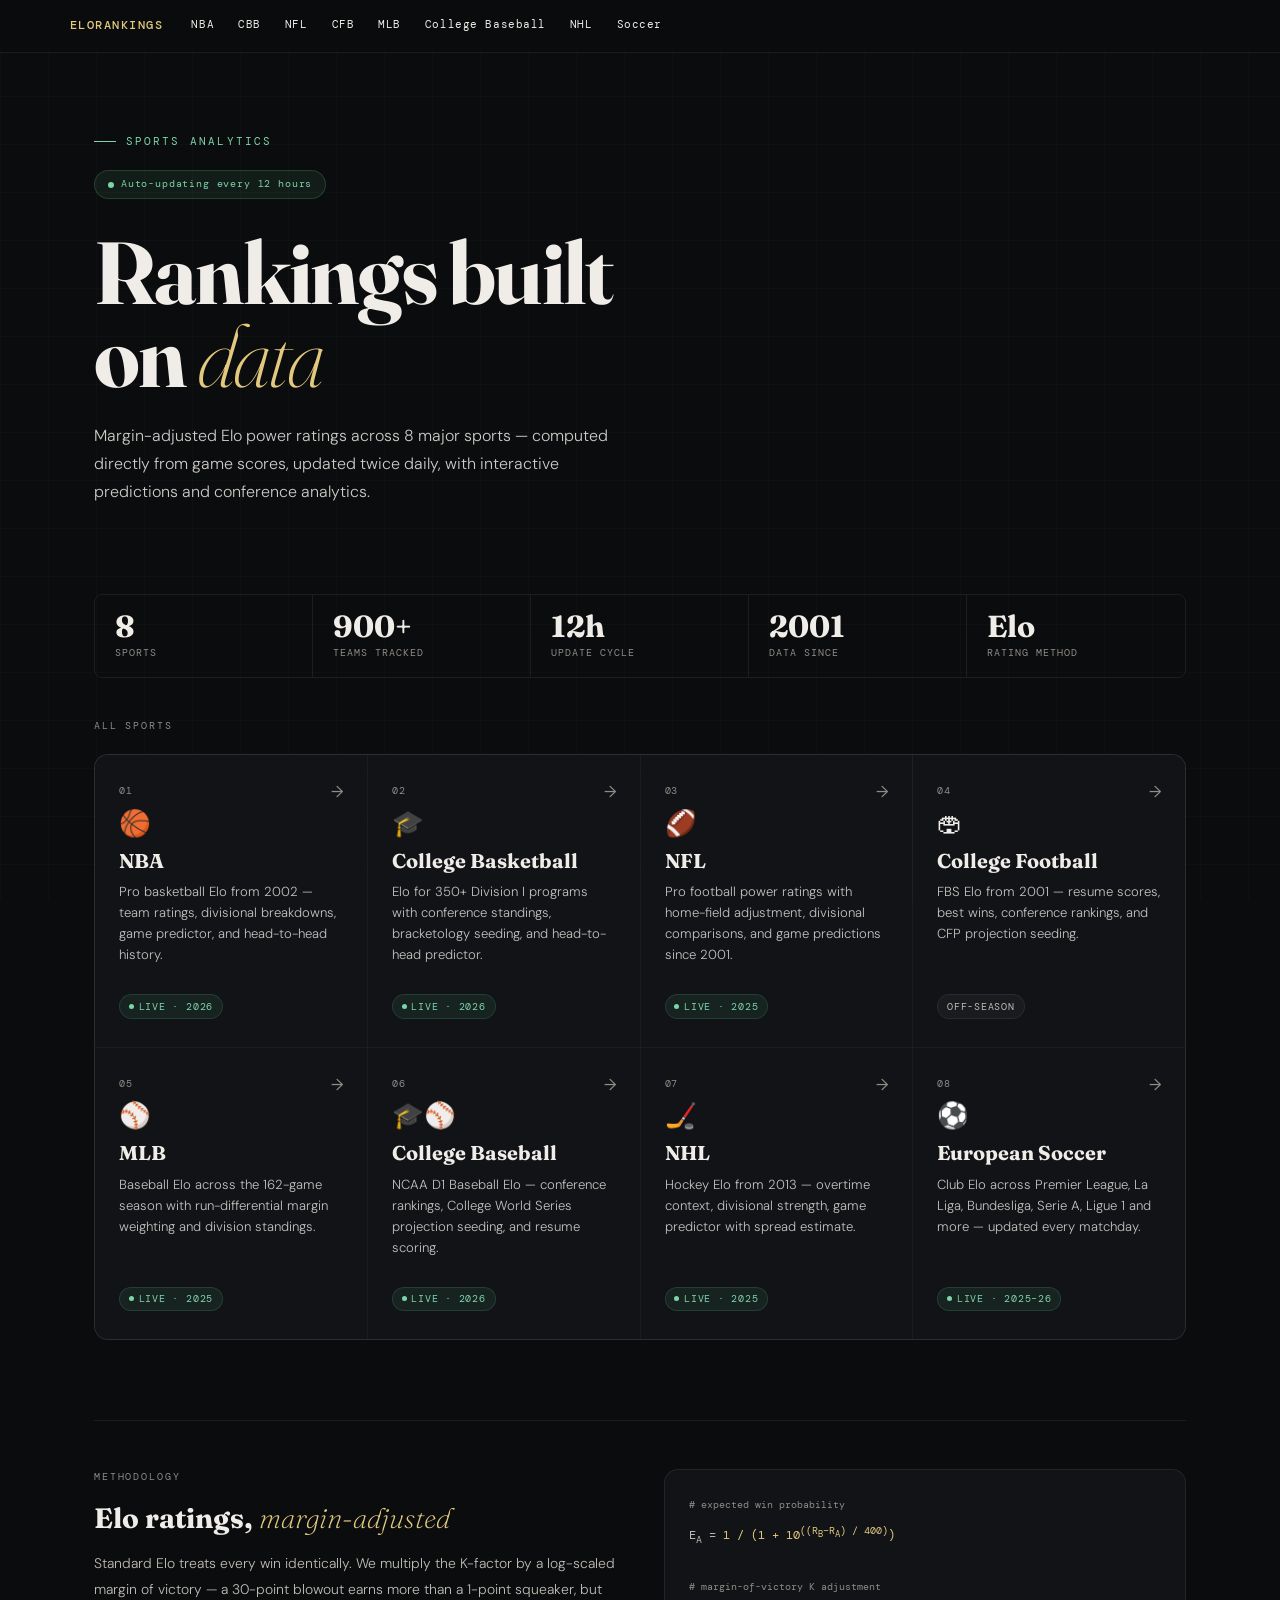
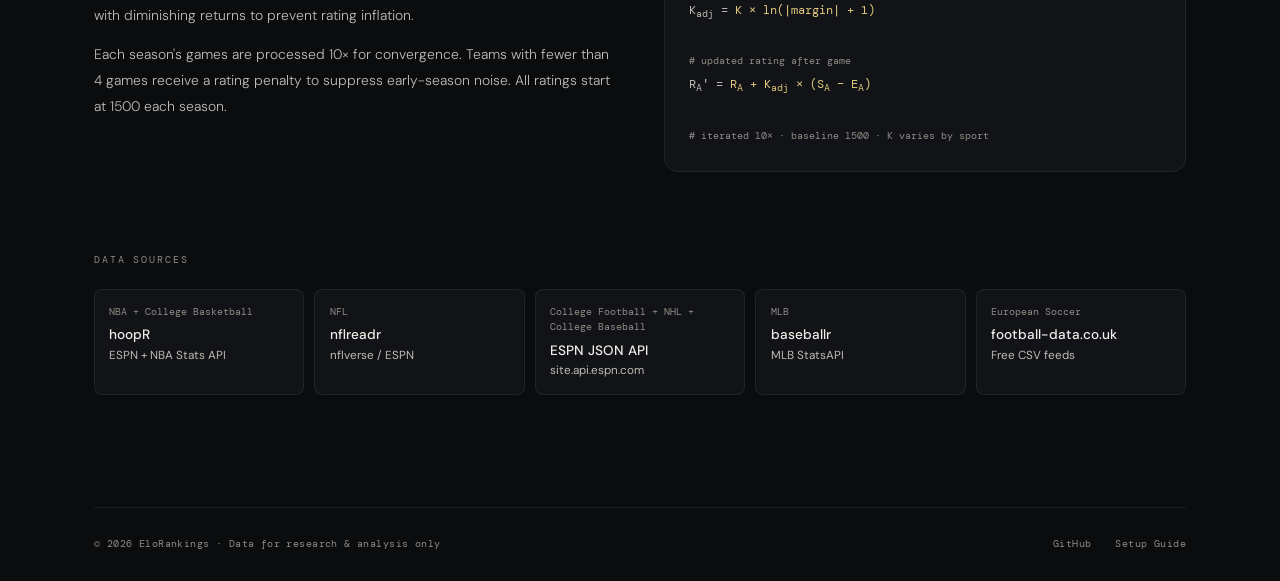
<file: docs/index.html>
<!DOCTYPE html>
<html lang="en">
<head>
  <!-- Google Analytics 4 -->
  <script async src="https://www.googletagmanager.com/gtag/js?id=G-BXB1QL8D8C"></script>
  <script>
    window.dataLayer = window.dataLayer || [];
    function gtag(){dataLayer.push(arguments);}
    gtag('js', new Date());
    gtag('config', 'G-BXB1QL8D8C');
  </script>
<meta charset="UTF-8">
<meta name="viewport" content="width=device-width, initial-scale=1.0">
<title>EloRankings — Sports Power Ratings</title>
<meta name="description" content="Margin-adjusted Elo power ratings across 8 major sports, updated every 12 hours automatically from real game data.">
<link rel="stylesheet" href="css/style.css">
</head>
<body>
<nav>
  <div class="nav-inner">
    <a class="nav-logo" href="index.html">EloRankings</a>
    <ul class="nav-links">
      <li><a href="sports/nba.html">NBA</a></li>
      <li><a href="sports/cbb.html">CBB</a></li>
      <li><a href="sports/nfl.html">NFL</a></li>
      <li><a href="sports/cfb.html">CFB</a></li>
      <li><a href="sports/mlb.html">MLB</a></li>
      <li><a href="sports/cbase.html">College Baseball</a></li>
      <li><a href="sports/nhl.html">NHL</a></li>
      <li><a href="sports/soccer.html">Soccer</a></li>
    </ul>
  </div>
  <div class="nav-mobile-links">
    <a href="sports/nba.html">NBA</a>
    <a href="sports/cbb.html">CBB</a>
    <a href="sports/nfl.html">NFL</a>
    <a href="sports/cfb.html">CFB</a>
    <a href="sports/mlb.html">MLB</a>
    <a href="sports/cbase.html">C.Baseball</a>
    <a href="sports/nhl.html">NHL</a>
    <a href="sports/soccer.html">Soccer</a>
  </div>
</nav>

<div class="page">
  <section class="hero fade-up">
    <div class="eyebrow">Sports Analytics</div>
    <div class="live-badge"><span class="pulse"></span>Auto-updating every 12 hours</div>
    <h1>Rankings built<br>on <em>data</em></h1>
    <p class="hero-sub">Margin-adjusted Elo power ratings across 8 major sports — computed directly from game scores, updated twice daily, with interactive predictions and conference analytics.</p>
  </section>

  <div class="stat-strip fade-up-2">
    <div class="stat-item"><div class="stat-val">8</div><div class="stat-lbl">Sports</div></div>
    <div class="stat-item"><div class="stat-val">900+</div><div class="stat-lbl">Teams tracked</div></div>
    <div class="stat-item"><div class="stat-val">12h</div><div class="stat-lbl">Update cycle</div></div>
    <div class="stat-item"><div class="stat-val">2001</div><div class="stat-lbl">Data since</div></div>
    <div class="stat-item"><div class="stat-val">Elo</div><div class="stat-lbl">Rating method</div></div>
  </div>

  <div style="font-family:var(--font-mono);font-size:0.65rem;letter-spacing:0.18em;text-transform:uppercase;color:var(--text-dim);margin-bottom:1.25rem" class="fade-up-3">All Sports</div>

  <div class="sports-grid fade-up-3">
    <a class="sport-card" href="sports/nba.html">
      <span class="card-arrow">→</span><span class="card-num">01</span>
      <div class="card-emoji">🏀</div>
      <div class="card-title">NBA</div>
      <div class="card-desc">Pro basketball Elo from 2002 — team ratings, divisional breakdowns, game predictor, and head-to-head history.</div>
      <span class="card-tag tag-live">Live · 2026</span>
    </a>
    <a class="sport-card" href="sports/cbb.html">
      <span class="card-arrow">→</span><span class="card-num">02</span>
      <div class="card-emoji">🎓</div>
      <div class="card-title">College Basketball</div>
      <div class="card-desc">Elo for 350+ Division I programs with conference standings, bracketology seeding, and head-to-head predictor.</div>
      <span class="card-tag tag-live">Live · 2026</span>
    </a>
    <a class="sport-card" href="sports/nfl.html">
      <span class="card-arrow">→</span><span class="card-num">03</span>
      <div class="card-emoji">🏈</div>
      <div class="card-title">NFL</div>
      <div class="card-desc">Pro football power ratings with home-field adjustment, divisional comparisons, and game predictions since 2001.</div>
      <span class="card-tag tag-live">Live · 2025</span>
    </a>
    <a class="sport-card" href="sports/cfb.html">
      <span class="card-arrow">→</span><span class="card-num">04</span>
      <div class="card-emoji">🏟</div>
      <div class="card-title">College Football</div>
      <div class="card-desc">FBS Elo from 2001 — resume scores, best wins, conference rankings, and CFP projection seeding.</div>
      <span class="card-tag tag-off">Off-season</span>
    </a>
    <a class="sport-card" href="sports/mlb.html">
      <span class="card-arrow">→</span><span class="card-num">05</span>
      <div class="card-emoji">⚾</div>
      <div class="card-title">MLB</div>
      <div class="card-desc">Baseball Elo across the 162-game season with run-differential margin weighting and division standings.</div>
      <span class="card-tag tag-live">Live · 2025</span>
    </a>
    <a class="sport-card" href="sports/cbase.html">
      <span class="card-arrow">→</span><span class="card-num">06</span>
      <div class="card-emoji">🎓⚾</div>
      <div class="card-title">College Baseball</div>
      <div class="card-desc">NCAA D1 Baseball Elo — conference rankings, College World Series projection seeding, and resume scoring.</div>
      <span class="card-tag tag-live">Live · 2026</span>
    </a>
    <a class="sport-card" href="sports/nhl.html">
      <span class="card-arrow">→</span><span class="card-num">07</span>
      <div class="card-emoji">🏒</div>
      <div class="card-title">NHL</div>
      <div class="card-desc">Hockey Elo from 2013 — overtime context, divisional strength, game predictor with spread estimate.</div>
      <span class="card-tag tag-live">Live · 2025</span>
    </a>
    <a class="sport-card" href="sports/soccer.html">
      <span class="card-arrow">→</span><span class="card-num">08</span>
      <div class="card-emoji">⚽</div>
      <div class="card-title">European Soccer</div>
      <div class="card-desc">Club Elo across Premier League, La Liga, Bundesliga, Serie A, Ligue 1 and more — updated every matchday.</div>
      <span class="card-tag tag-live">Live · 2025–26</span>
    </a>
  </div>

  <div style="display:grid;grid-template-columns:1fr 1fr;gap:3rem;padding:3rem 0 5rem;border-top:1px solid var(--border)">
    <div>
      <div style="font-family:var(--font-mono);font-size:0.65rem;letter-spacing:0.18em;text-transform:uppercase;color:var(--text-dim);margin-bottom:1rem">Methodology</div>
      <h2 style="font-family:var(--font-display);font-size:1.75rem;font-weight:700;line-height:1.2;margin-bottom:1rem">Elo ratings, <em style="font-style:italic;font-weight:200;color:var(--accent)">margin-adjusted</em></h2>
      <p style="color:var(--text-muted);font-size:0.87rem;line-height:1.85;font-weight:300;margin-bottom:0.85rem">Standard Elo treats every win identically. We multiply the K-factor by a log-scaled margin of victory — a 30-point blowout earns more than a 1-point squeaker, but with diminishing returns to prevent rating inflation.</p>
      <p style="color:var(--text-muted);font-size:0.87rem;line-height:1.85;font-weight:300">Each season's games are processed 10× for convergence. Teams with fewer than 4 games receive a rating penalty to suppress early-season noise. All ratings start at 1500 each season.</p>
    </div>
    <div style="background:var(--bg2);border:1px solid var(--border);border-radius:var(--radius-lg);padding:1.5rem;font-family:var(--font-mono);font-size:0.77rem;line-height:2.1;color:var(--text-muted)">
      <div style="color:var(--text-dim);font-size:0.65rem;margin-bottom:0.25rem"># expected win probability</div>
      E<sub>A</sub> = <span style="color:var(--accent)">1 / (1 + 10<sup>((R<sub>B</sub>−R<sub>A</sub>) / 400)</sup>)</span><br><br>
      <div style="color:var(--text-dim);font-size:0.65rem"># margin-of-victory K adjustment</div>
      K<sub>adj</sub> = <span style="color:var(--accent)">K × ln(|margin| + 1)</span><br><br>
      <div style="color:var(--text-dim);font-size:0.65rem"># updated rating after game</div>
      R<sub>A</sub>′ = <span style="color:var(--accent)">R<sub>A</sub> + K<sub>adj</sub> × (S<sub>A</sub> − E<sub>A</sub>)</span><br><br>
      <div style="color:var(--text-dim);font-size:0.65rem"># iterated 10× · baseline 1500 · K varies by sport</div>
    </div>
  </div>

  <div style="padding-bottom:4rem">
    <div style="font-family:var(--font-mono);font-size:0.65rem;letter-spacing:0.18em;text-transform:uppercase;color:var(--text-dim);margin-bottom:1.25rem">Data sources</div>
    <div style="display:grid;grid-template-columns:repeat(auto-fill,minmax(190px,1fr));gap:0.65rem">
      <div style="background:var(--bg2);border:1px solid var(--border);border-radius:var(--radius);padding:0.9rem">
        <div style="font-family:var(--font-mono);font-size:0.6rem;color:var(--text-dim);margin-bottom:0.3rem">NBA + College Basketball</div>
        <div style="font-size:0.85rem;font-weight:500">hoopR</div>
        <div style="font-size:0.73rem;color:var(--text-muted)">ESPN + NBA Stats API</div>
      </div>
      <div style="background:var(--bg2);border:1px solid var(--border);border-radius:var(--radius);padding:0.9rem">
        <div style="font-family:var(--font-mono);font-size:0.6rem;color:var(--text-dim);margin-bottom:0.3rem">NFL</div>
        <div style="font-size:0.85rem;font-weight:500">nflreadr</div>
        <div style="font-size:0.73rem;color:var(--text-muted)">nflverse / ESPN</div>
      </div>
      <div style="background:var(--bg2);border:1px solid var(--border);border-radius:var(--radius);padding:0.9rem">
        <div style="font-family:var(--font-mono);font-size:0.6rem;color:var(--text-dim);margin-bottom:0.3rem">College Football + NHL + College Baseball</div>
        <div style="font-size:0.85rem;font-weight:500">ESPN JSON API</div>
        <div style="font-size:0.73rem;color:var(--text-muted)">site.api.espn.com</div>
      </div>
      <div style="background:var(--bg2);border:1px solid var(--border);border-radius:var(--radius);padding:0.9rem">
        <div style="font-family:var(--font-mono);font-size:0.6rem;color:var(--text-dim);margin-bottom:0.3rem">MLB</div>
        <div style="font-size:0.85rem;font-weight:500">baseballr</div>
        <div style="font-size:0.73rem;color:var(--text-muted)">MLB StatsAPI</div>
      </div>
      <div style="background:var(--bg2);border:1px solid var(--border);border-radius:var(--radius);padding:0.9rem">
        <div style="font-family:var(--font-mono);font-size:0.6rem;color:var(--text-dim);margin-bottom:0.3rem">European Soccer</div>
        <div style="font-size:0.85rem;font-weight:500">football-data.co.uk</div>
        <div style="font-size:0.73rem;color:var(--text-muted)">Free CSV feeds</div>
      </div>
    </div>
  </div>

  <footer>
    <p>© 2026 EloRankings · Data for research &amp; analysis only</p>
    <div style="display:flex;gap:1.5rem">
      <a href="https://github.com/lukecassada05-eng/elorankings" target="_blank">GitHub</a>
      <a href="SETUP.md">Setup Guide</a>
    </div>
  </footer>
</div>

<script src="js/utils.js"></script>
<script>
document.getElementById('navToggle')?.addEventListener('click', () => {
  const m = document.getElementById('navMobile');
  m.hidden = !m.hidden;
});
</script>

  </div>

  <script>
    // Track sport card clicks from homepage
    document.addEventListener('click', function(e) {
      var card = e.target.closest('a[href]');
      if (!card) return;
      var href = card.getAttribute('href') || '';
      var sport = href.replace(/.*\//, '').replace('.html', '').toUpperCase();
      if (typeof gtag === 'function' && href.includes('sports/')) {
        gtag('event', 'sport_click', {
          event_category: 'Homepage',
          event_label: sport,
          sport: sport
        });
      }
    });
  </script>
</body>
</html>
</file>
<file: docs/css/style.css>
/* ============================================================
   EloRankings — Global Design System
   ============================================================ */
@import url('https://fonts.googleapis.com/css2?family=DM+Mono:ital,wght@0,400;0,500;1,400&family=Fraunces:ital,opsz,wght@0,9..144,200;0,9..144,700;1,9..144,300&family=DM+Sans:ital,opsz,wght@0,9..40,300;0,9..40,400;0,9..40,500&display=swap');

*,*::before,*::after{box-sizing:border-box;margin:0;padding:0}

:root{color-scheme:dark;
  --bg:#0b0c0e; --bg2:#111316; --bg3:#181b1f; --bg4:#1e2228;
  --border:rgba(255,255,255,0.07); --border-md:rgba(255,255,255,0.13); --border-hi:rgba(255,255,255,0.22);
  --text:#f0ede8; --text-muted:#c0bcb6; --text-dim:#908c86;
  --accent:#e2c97e; --accent-dim:rgba(226,201,126,0.15);
  --green:#4a9e6e; --green-hi:#7dd4a8; --green-dim:rgba(74,158,110,0.12);
  --red:#c05a47; --red-hi:#e07a65;
  --blue:#5a8fc0; --blue-hi:#7eb5e8; --blue-dim:rgba(90,143,192,0.12);
  --radius:8px; --radius-lg:14px;
  --font-body:'DM Sans',sans-serif;
  --font-display:'Fraunces',Georgia,serif;
  --font-mono:'DM Mono','Courier New',monospace;
}

html{background:var(--bg);scroll-behavior:smooth}
body{font-family:var(--font-body);background:var(--bg);color:var(--text);min-height:100vh;font-size:15px;line-height:1.6;-webkit-font-smoothing:antialiased}

body::before{content:'';position:fixed;inset:0;background-image:linear-gradient(rgba(255,255,255,0.018) 1px,transparent 1px),linear-gradient(90deg,rgba(255,255,255,0.018) 1px,transparent 1px);background-size:48px 48px;pointer-events:none;z-index:0}

/* ── Layout ── */
.page{position:relative;z-index:1;max-width:1140px;margin:0 auto;padding:0 1.5rem}

/* ── Nav ── */
nav{position:sticky;top:0;z-index:100;background:rgba(11,12,14,0.92);backdrop-filter:blur(12px);border-bottom:1px solid var(--border);padding:0 1.5rem}
.nav-inner{max-width:1140px;margin:0 auto;display:flex;align-items:center;height:52px;gap:1rem}
.nav-logo{font-family:var(--font-mono);font-size:0.78rem;font-weight:500;letter-spacing:0.12em;text-transform:uppercase;color:var(--accent);text-decoration:none;flex-shrink:0}
.nav-links{display:flex;align-items:center;list-style:none;overflow-x:auto;scrollbar-width:none;flex:1}
.nav-links::-webkit-scrollbar{display:none}
.nav-links a{font-size:0.7rem;font-family:var(--font-mono);letter-spacing:0.05em;color:var(--text);text-decoration:none;padding:0 0.75rem;height:52px;display:flex;align-items:center;border-bottom:2px solid transparent;transition:color 0.15s,border-color 0.15s;white-space:nowrap}
.nav-links a:hover{color:var(--text)}
.nav-links a.active{color:var(--accent);border-bottom-color:var(--accent)}

/* ── Hero ── */
.hero{padding:5rem 0 3rem}
.eyebrow{font-family:var(--font-mono);font-size:0.68rem;letter-spacing:0.2em;text-transform:uppercase;color:var(--green-hi);margin-bottom:1.25rem;display:flex;align-items:center;gap:0.6rem}
.eyebrow::before{content:'';width:22px;height:1px;background:var(--green-hi)}
.hero h1{font-family:var(--font-display);font-size:clamp(3rem,7vw,5.5rem);font-weight:700;line-height:0.95;letter-spacing:-0.02em;margin-bottom:1.5rem}
.hero h1 em{font-style:italic;font-weight:200;color:var(--accent)}
.hero-sub{font-size:1rem;color:var(--text);max-width:520px;font-weight:300;line-height:1.75;opacity:0.85}

/* ── Live badge ── */
.live-badge{display:inline-flex;align-items:center;gap:0.45rem;background:var(--green-dim);border:1px solid rgba(74,158,110,0.28);border-radius:100px;padding:0.3rem 0.8rem;font-family:var(--font-mono);font-size:0.65rem;letter-spacing:0.08em;color:var(--green-hi);margin-bottom:2rem}
.pulse{width:6px;height:6px;border-radius:50%;background:var(--green-hi);animation:pulse 2.2s ease-in-out infinite}
@keyframes pulse{0%,100%{opacity:1;transform:scale(1)}50%{opacity:.35;transform:scale(.65)}}

/* ── Stat strip ── */
.stat-strip{display:grid;grid-template-columns:repeat(auto-fit,minmax(110px,1fr));border:1px solid var(--border);border-radius:var(--radius);overflow:hidden;margin:2.5rem 0}
.stat-item{padding:1rem 1.25rem;border-right:1px solid var(--border)}
.stat-item:last-child{border-right:none}
.stat-val{font-family:var(--font-display);font-size:1.9rem;font-weight:700;color:var(--text);line-height:1;margin-bottom:0.25rem}
.stat-lbl{font-family:var(--font-mono);font-size:0.6rem;letter-spacing:0.1em;text-transform:uppercase;color:var(--text-dim)}

/* ── Sport cards ── */
.sports-grid{display:grid;grid-template-columns:repeat(auto-fill,minmax(270px,1fr));gap:1px;background:var(--border);border:1px solid var(--border);border-radius:var(--radius-lg);overflow:hidden;margin-bottom:5rem}
.sport-card{background:var(--bg2);padding:1.75rem 1.5rem;text-decoration:none;color:inherit;display:flex;flex-direction:column;gap:0.55rem;transition:background 0.18s;position:relative;overflow:hidden;cursor:pointer}
.sport-card:hover{background:var(--bg3)}
.sport-card:hover .card-arrow{color:var(--accent);transform:translate(3px,-3px)}
.card-arrow{position:absolute;top:1.5rem;right:1.5rem;font-size:1rem;color:var(--text-dim);transition:color 0.18s,transform 0.18s}
.card-num{font-family:var(--font-mono);font-size:0.62rem;color:var(--text-dim);letter-spacing:0.1em}
.card-emoji{font-size:1.6rem;line-height:1;margin:0.2rem 0}
.card-title{font-family:var(--font-display);font-size:1.25rem;font-weight:700;color:var(--text);line-height:1.2}
.card-desc{font-size:0.82rem;color:var(--text);font-weight:300;line-height:1.6;opacity:0.8;flex:1;padding-bottom:1.25rem}
.card-tag{display:inline-flex;align-items:center;gap:0.3rem;font-family:var(--font-mono);font-size:0.6rem;letter-spacing:0.08em;text-transform:uppercase;padding:0.22rem 0.55rem;border-radius:100px;width:fit-content}
.tag-live{background:var(--green-dim);color:var(--green-hi);border:1px solid rgba(74,158,110,0.22)}
.tag-live::before{content:'';width:5px;height:5px;border-radius:50%;background:var(--green-hi);animation:pulse 2.2s ease-in-out infinite}
.tag-hist{background:var(--blue-dim);color:var(--blue-hi);border:1px solid rgba(90,143,192,0.2)}
.tag-off{background:rgba(138,134,128,0.08);color:var(--text-muted);border:1px solid var(--border)}

/* ── Page header (sport pages) ── */
.page-header{padding:2.5rem 0 1.75rem;border-bottom:1px solid var(--border);margin-bottom:2rem}
.page-header h1{font-family:var(--font-display);font-size:clamp(2rem,5vw,3.5rem);font-weight:700;line-height:1;letter-spacing:-0.02em}
.page-header h1 em{font-style:italic;font-weight:200;color:var(--accent)}
.page-header p{color:var(--text-muted);font-size:0.88rem;margin-top:0.5rem;font-weight:300}
.breadcrumb{font-family:var(--font-mono);font-size:0.65rem;color:var(--text-dim);margin-bottom:0.75rem}
.breadcrumb a{color:var(--text-muted);text-decoration:none}
.breadcrumb a:hover{color:var(--accent)}

/* ── Season picker ── */
.season-picker{display:flex;flex-wrap:wrap;gap:0.35rem;margin-bottom:1.5rem}
.season-btn{font-family:var(--font-mono);font-size:0.68rem;padding:0.28rem 0.65rem;border:1px solid var(--border);border-radius:5px;background:var(--bg2);color:var(--text-muted);cursor:pointer;transition:all 0.15s}
.season-btn:hover{border-color:var(--border-hi);color:var(--text)}
.season-btn.active{background:var(--accent-dim);border-color:rgba(226,201,126,0.4);color:var(--accent)}

/* ── Summary cards ── */
.summary-bar{display:grid;grid-template-columns:repeat(auto-fit,minmax(130px,1fr));gap:0.75rem;margin-bottom:1.75rem}
.stat-card{background:var(--bg2);border:1px solid var(--border);border-radius:var(--radius);padding:0.9rem 1rem}
.stat-card-label{font-family:var(--font-mono);font-size:0.62rem;letter-spacing:0.1em;text-transform:uppercase;color:var(--text-muted);margin-bottom:0.35rem}
.stat-card-val{font-family:var(--font-display);font-size:1.65rem;font-weight:700;color:var(--text);line-height:1}
.stat-card-sub{font-size:0.72rem;color:var(--text-muted);margin-top:0.2rem}

/* ── Tabs ── */
.tabs{display:flex;border-bottom:1px solid var(--border);margin-bottom:1.75rem;overflow-x:auto;scrollbar-width:none}
.tabs::-webkit-scrollbar{display:none}
.tab{font-family:var(--font-mono);font-size:0.72rem;letter-spacing:0.06em;color:var(--text);padding:0.7rem 1.1rem;border:none;background:none;cursor:pointer;border-bottom:2px solid transparent;transition:color 0.15s,border-color 0.15s;white-space:nowrap}
.tab:hover{color:var(--text)}
.tab.active{color:var(--accent);border-bottom-color:var(--accent)}

/* ── Controls ── */
.controls{display:flex;flex-wrap:wrap;gap:0.6rem;align-items:center;margin-bottom:1.25rem}
.ctrl-group{display:flex;align-items:center;gap:0.4rem}
.ctrl-label{font-family:var(--font-mono);font-size:0.62rem;letter-spacing:0.1em;text-transform:uppercase;color:var(--text-muted)}
/* Disable Safari native picker appearance on multi-selects */
select[multiple]{-webkit-appearance:none;appearance:none;overflow-y:auto;border-radius:var(--radius)}
select,input[type=text],input[type=search]{background:var(--bg3);border:1px solid var(--border-md);border-radius:var(--radius);color:var(--text);font-family:var(--font-mono);font-size:0.75rem;padding:0.38rem 0.7rem;outline:none;transition:border-color 0.15s;cursor:pointer}
select{-webkit-appearance:auto}
select[multiple]{-webkit-appearance:none}
select:hover,input:hover{border-color:var(--border-hi)}
select:focus,input:focus{border-color:var(--accent)}
option{background:var(--bg3);color:var(--text)}
.btn{background:var(--bg3);border:1px solid var(--border-md);border-radius:var(--radius);color:var(--text-muted);font-family:var(--font-mono);font-size:0.72rem;padding:0.38rem 0.85rem;cursor:pointer;transition:all 0.15s;letter-spacing:0.04em}
.btn:hover{border-color:var(--border-hi);color:var(--text)}
.btn.primary{background:var(--accent-dim);border-color:rgba(226,201,126,0.35);color:var(--accent)}
.search-wrap{position:relative}
.search-wrap input{padding-left:1.75rem;width:190px}
.search-icon{position:absolute;left:0.55rem;top:50%;transform:translateY(-50%);color:var(--text-dim);font-size:0.8rem;pointer-events:none}

/* ── Table ── */
/* FIX: was overflow:hidden, which CLIPS the table once its natural content
   width exceeds the page container (1140px) — exactly what started
   happening to the rightmost columns (Best Win) once Momentum and Luck
   were added on the CBB Rankings tab, each pushing the table a bit wider.
   overflow-x:auto makes it scroll horizontally instead of clipping, same
   as the (previously mobile-only) rule further down already does — now
   the behavior is consistent at every width instead of only kicking in
   under the 768px breakpoint. */
.table-wrap{border:1px solid var(--border);border-radius:var(--radius-lg);overflow-x:auto}
.tbl{width:100%;border-collapse:collapse;font-size:0.83rem}
.tbl thead th{background:var(--bg3);padding:0.65rem 0.85rem;text-align:left;font-family:var(--font-mono);font-size:0.62rem;letter-spacing:0.1em;text-transform:uppercase;color:var(--text-muted);border-bottom:1px solid var(--border);white-space:nowrap;cursor:pointer;user-select:none;transition:color 0.15s}
.tbl thead th:hover{color:var(--text)}
.tbl thead th.sorted{color:var(--accent)}
.sort-icon{margin-left:0.3rem;opacity:0.5}
.tbl thead th.sorted .sort-icon{opacity:1}
.tbl tbody tr{border-bottom:1px solid var(--border);transition:background 0.12s}
.tbl tbody tr:last-child{border-bottom:none}
.tbl tbody tr:hover{background:var(--bg3)}
.tbl td{padding:0.6rem 0.85rem;vertical-align:middle}
td.rank{font-family:var(--font-mono);font-size:0.68rem;color:var(--text-dim);width:40px}
td.team-name{font-weight:500;color:var(--text)}
td.conf{font-family:var(--font-mono);font-size:0.70rem;color:var(--text-muted)}
td.elo{font-family:var(--font-display);font-size:1rem;font-weight:700;color:var(--text);text-align:right}
td.record{font-family:var(--font-mono);font-size:0.76rem;color:var(--text);text-align:center}
td.num{font-family:var(--font-mono);font-size:0.80rem;color:var(--text);text-align:right}
.elo-bar-wrap{display:flex;align-items:center;gap:0.5rem;justify-content:flex-end}
.elo-bar{height:4px;border-radius:2px;background:var(--accent);min-width:2px}

/* ── Predictor ── */
.predictor-card{background:var(--bg2);border:1px solid var(--border);border-radius:var(--radius-lg);padding:1.5rem;margin-bottom:1.5rem}
.predictor-card h3{font-family:var(--font-mono);font-size:0.65rem;letter-spacing:0.12em;text-transform:uppercase;color:var(--text-dim);margin-bottom:1rem}
.pred-row{display:grid;grid-template-columns:1fr 44px 1fr;gap:0.75rem;align-items:end}
.pred-vs{text-align:center;font-family:var(--font-display);font-size:1.2rem;font-weight:700;color:var(--text-dim);padding-bottom:0.15rem}
.pred-result{margin-top:1rem;padding:1rem;background:var(--bg3);border:1px solid var(--border);border-radius:var(--radius)}
.prob-nums{display:flex;justify-content:space-between;font-family:var(--font-display);font-size:1.75rem;font-weight:700;line-height:1;margin-bottom:0.5rem}
.prob-bar{display:flex;height:8px;border-radius:4px;overflow:hidden;background:var(--bg4)}
.prob-detail{display:flex;justify-content:space-between;font-family:var(--font-mono);font-size:0.65rem;color:var(--text-muted);margin-top:0.4rem}
.hca-row{display:flex;align-items:center;gap:0.5rem;font-family:var(--font-mono);font-size:0.7rem;color:var(--text-muted);margin-top:0.6rem}
input[type=checkbox]{accent-color:var(--accent)}

/* ── Conf section ── */
.conf-block{margin-bottom:1.25rem;border:1px solid var(--border);border-radius:var(--radius);overflow:hidden}
.conf-block-header{background:var(--bg3);padding:0.55rem 0.85rem;font-family:var(--font-mono);font-size:0.65rem;letter-spacing:0.14em;text-transform:uppercase;color:var(--text-muted);border-bottom:1px solid var(--border)}

/* ── Seed badges ── */
.seed{display:inline-flex;align-items:center;justify-content:center;width:20px;height:20px;border-radius:4px;background:var(--bg4);border:1px solid var(--border-md);font-family:var(--font-mono);font-size:0.62rem;color:var(--text-muted)}
.seed.s1{background:rgba(226,201,126,0.15);color:var(--accent);border-color:rgba(226,201,126,0.3)}
.seed.s2{background:var(--blue-dim);color:var(--blue-hi);border-color:rgba(90,143,192,0.25)}
.seed.s3{background:var(--green-dim);color:var(--green-hi);border-color:rgba(74,158,110,0.22)}

/* ── Bracketology grid ── */
.bracket-grid{display:grid;grid-template-columns:repeat(auto-fill,minmax(240px,1fr));gap:0.75rem;margin-bottom:1.5rem}
.bracket-card{background:var(--bg2);border:1px solid var(--border);border-radius:var(--radius);padding:0.9rem;font-size:0.82rem}
.bracket-card-header{font-family:var(--font-mono);font-size:0.6rem;letter-spacing:0.12em;text-transform:uppercase;color:var(--text-dim);margin-bottom:0.5rem}
.bracket-line{display:flex;align-items:center;gap:0.55rem;padding:0.28rem 0;border-bottom:1px solid var(--border)}
.bracket-line:last-child{border-bottom:none}
.bracket-line-team{flex:1;font-weight:500}
.bracket-line-conf{font-family:var(--font-mono);font-size:0.6rem;color:var(--text-dim)}

/* ── Loading / empty ── */
.loading{display:flex;align-items:center;justify-content:center;gap:0.75rem;padding:4rem;color:var(--text-dim);font-family:var(--font-mono);font-size:0.72rem;letter-spacing:0.08em}
.spinner{width:15px;height:15px;border:1.5px solid var(--border-md);border-top-color:var(--accent);border-radius:50%;animation:spin 0.7s linear infinite}
@keyframes spin{to{transform:rotate(360deg)}}
.empty-state{text-align:center;padding:4rem;color:var(--text-dim);font-family:var(--font-mono);font-size:0.78rem}

/* ── Toast ── */
.toast{position:fixed;bottom:1.5rem;right:1.5rem;background:var(--bg3);border:1px solid var(--border-md);border-radius:var(--radius);padding:0.65rem 1rem;font-family:var(--font-mono);font-size:0.72rem;color:var(--text-muted);z-index:200;opacity:0;transform:translateY(8px);transition:opacity 0.25s,transform 0.25s;pointer-events:none}
.toast.show{opacity:1;transform:translateY(0)}

/* ── Animations ── */
@keyframes fadeUp{from{opacity:0;transform:translateY(16px)}to{opacity:1;transform:translateY(0)}}
.fade-up{animation:fadeUp 0.5s ease both}
.fade-up-2{animation:fadeUp 0.5s 0.08s ease both}
.fade-up-3{animation:fadeUp 0.5s 0.16s ease both}

/* ── Footer ── */
footer{border-top:1px solid var(--border);padding:1.75rem 0;display:flex;align-items:center;justify-content:space-between;flex-wrap:wrap;gap:0.75rem;margin-top:3rem}
footer p,footer a{font-family:var(--font-mono);font-size:0.65rem;color:var(--text-dim);text-decoration:none;letter-spacing:0.04em}
footer a:hover{color:var(--accent)}

/* ── Responsive ── */
@media(max-width:768px){
  .nav-links{display:none}
  .sports-grid{grid-template-columns:1fr}
  .stat-strip{grid-template-columns:1fr 1fr}
  .pred-row{grid-template-columns:1fr;gap:0.5rem}
  .pred-vs{display:none}
  .search-wrap input{width:140px}
  footer{flex-direction:column;align-items:flex-start}
  .summary-bar{grid-template-columns:1fr 1fr}
}

/* ── Elo trend arrows ── */
.trend-up   { color: var(--green-hi); font-size: 0.75rem; }
.trend-down { color: var(--red-hi);   font-size: 0.75rem; }
.trend-new  { color: var(--text-dim); font-size: 0.65rem; font-family: var(--font-mono); }

/* ── Biggest movers panel ── */
.movers-panel{display:grid;grid-template-columns:1fr 1fr;gap:0.75rem;margin-bottom:1.25rem}
.movers-col{background:var(--bg2);border:1px solid var(--border);border-radius:var(--radius);padding:0.85rem 1rem}
.movers-title{font-family:var(--font-mono);font-size:0.65rem;letter-spacing:0.08em;text-transform:uppercase;color:var(--text-muted);margin-bottom:0.6rem;display:flex;align-items:baseline;gap:0.4rem}
.movers-sub{font-size:0.6rem;letter-spacing:0.04em;text-transform:none;color:var(--text-dim)}
.mover-row{display:flex;align-items:center;justify-content:space-between;padding:0.3rem 0;font-size:0.82rem;border-bottom:1px solid var(--border)}
.mover-row:last-child{border-bottom:none}
.mover-team{color:var(--text)}
.mover-empty{color:var(--text-dim);font-size:0.75rem;font-family:var(--font-mono)}
.movers-ctrl{grid-column:1/-1;display:flex;flex-wrap:wrap;align-items:center;gap:0.4rem;margin-bottom:-0.15rem}
.movers-select{font-size:0.68rem;padding:0.3rem 0.55rem}
@media(max-width:768px){ .movers-panel{grid-template-columns:1fr} }

/* ── Row expansion ── */
.team-row { cursor: pointer; }
.team-row:hover td.team-name { color: var(--accent); }
.expand-row td {
  background: var(--bg3);
  padding: 0.75rem 0.85rem;
  font-size: 0.8rem;
  color: var(--text-muted);
}
.expand-row .game-list {
  display: flex;
  flex-wrap: wrap;
  gap: 0.4rem;
  margin-top: 0.4rem;
}
.game-chip {
  font-family: var(--font-mono);
  font-size: 0.65rem;
  padding: 0.2rem 0.5rem;
  border-radius: 4px;
  border: 1px solid var(--border);
  background: var(--bg4);
  color: var(--text-muted);
}
.game-chip.win  { border-color: rgba(74,158,110,0.3); color: var(--green-hi); background: var(--green-dim); }
.game-chip.loss { border-color: rgba(192,90,71,0.25);  color: var(--red-hi);   background: rgba(192,90,71,0.08); }

/* ── Streak dots ── */
.streak { display: flex; gap: 3px; align-items: center; }
.streak-dot {
  width: 8px; height: 8px;
  border-radius: 50%;
}
.streak-dot.w { background: var(--green-hi); }
.streak-dot.l { background: var(--red-hi); }

/* ── History chart wrapper ── */
.history-wrap {
  background: var(--bg2);
  border: 1px solid var(--border);
  border-radius: var(--radius-lg);
  padding: 1.25rem;
  margin-bottom: 1.5rem;
}
.history-team-select {
  display: flex;
  gap: 0.75rem;
  align-items: center;
  margin-bottom: 1rem;
  flex-wrap: wrap;
}
.history-canvas-wrap { position: relative; height: 280px; }

/* ── Last updated badge ── */
.updated-badge {
  display: inline-flex;
  align-items: center;
  gap: 0.4rem;
  font-family: var(--font-mono);
  font-size: 0.65rem;
  color: var(--text-dim);
  background: var(--bg3);
  border: 1px solid var(--border);
  border-radius: 100px;
  padding: 0.2rem 0.65rem;
  margin-top: 0.4rem;
}

@media(max-width:768px) {
  .nav-links { display: none; }
}

/* ═══════════════════════════════════════════════════════════
   MOBILE / TABLET RESPONSIVE
   Breakpoints: tablet = 768px, mobile = 480px
   Desktop layout unchanged above 768px.
   ═══════════════════════════════════════════════════════════ */

@media (max-width: 768px) {
  /* Nav */
  .nav-inner { padding: 0 1rem; }
  .nav-links  { display: none; }   /* hide desktop links */
  .nav-mobile-links {
    display: flex;
    flex-wrap: wrap;
    gap: 0;
    background: var(--bg2);
    border-top: 1px solid var(--border);
    padding: 0.5rem 1rem;
  }
  .nav-mobile-links a {
    font-family: var(--font-mono);
    font-size: 0.7rem;
    color: var(--text-muted);
    text-decoration: none;
    padding: 0.4rem 0.6rem;
    border-radius: var(--radius);
    white-space: nowrap;
  }
  .nav-mobile-links a:hover { color: var(--accent); }

  /* Page padding */
  .page { padding: 0 1rem; }

  /* Hero */
  h1 { font-size: 2.5rem !important; }
  .hero-sub { font-size: 0.88rem !important; }

  /* Stat strip — 2 columns */
  .stat-strip {
    grid-template-columns: repeat(3, 1fr) !important;
    gap: 0.5rem !important;
  }

  /* Sport cards — 1 column */
  .sports-grid { grid-template-columns: 1fr !important; }
  .sport-card  { padding: 1rem !important; }

  /* Methodology grid — stack */
  div[style*="grid-template-columns:1fr 1fr"] {
    grid-template-columns: 1fr !important;
    gap: 1.5rem !important;
  }

  /* Data sources grid */
  div[style*="grid-template-columns:repeat(auto-fill"] {
    grid-template-columns: 1fr 1fr !important;
  }

  /* Page header on sport pages */
  .page-header h1 { font-size: 2rem !important; }

  /* Season picker — scrollable row */
  #seasonPicker {
    display: flex !important;
    flex-wrap: nowrap !important;
    overflow-x: auto !important;
    -webkit-overflow-scrolling: touch !important;
    gap: 0.4rem !important;
    padding-bottom: 0.25rem !important;
    scrollbar-width: none !important;
  }
  #seasonPicker::-webkit-scrollbar { display: none; }
  .season-btn { flex-shrink: 0 !important; }

  /* Tabs — horizontal scroll */
  .tabs {
    display: flex !important;
    flex-wrap: nowrap !important;
    overflow-x: auto !important;
    -webkit-overflow-scrolling: touch !important;
    gap: 0 !important;
    border-bottom: 1px solid var(--border) !important;
    scrollbar-width: none !important;
  }
  .tabs::-webkit-scrollbar { display: none; }
  .tab {
    flex-shrink: 0 !important;
    font-size: 0.68rem !important;
    padding: 0.5rem 0.75rem !important;
    white-space: nowrap !important;
  }

  /* Summary cards — 2 columns */
  .summary-cards {
    grid-template-columns: repeat(2, 1fr) !important;
    gap: 0.5rem !important;
  }
  .stat-card-val { font-size: 1.4rem !important; }

  /* Controls — stack */
  .controls {
    flex-wrap: wrap !important;
    gap: 0.5rem !important;
  }
  .ctrl-group { flex: 1 1 140px !important; }
  .search-wrap { flex: 1 1 100% !important; }

  /* Table — horizontal scroll */
  .table-wrap {
    overflow-x: auto !important;
    -webkit-overflow-scrolling: touch !important;
    margin: 0 -1rem !important;
    padding: 0 1rem !important;
  }
  .tbl { min-width: 600px !important; }
  td.team-name { max-width: 120px; overflow: hidden; text-overflow: ellipsis; white-space: nowrap; }

  /* Predictor — stack teams vertically */
  .pred-result .prob-nums {
    flex-direction: column !important;
    gap: 0.25rem !important;
    font-size: 1.5rem !important;
  }

  /* History/tracker canvas — shorter */
  .history-canvas-wrap { height: 220px !important; }

  /* Conf history select */
  #confHistSelect { width: 100% !important; }

  /* Greatest teams table */
  .greatest-wrap .table-wrap { margin: 0 -1rem !important; }
}

@media (max-width: 480px) {
  h1 { font-size: 2rem !important; }
  .stat-strip { grid-template-columns: repeat(2, 1fr) !important; }
  .summary-cards { grid-template-columns: 1fr 1fr !important; }
  .sport-card { padding: 0.85rem !important; }
  .tab { font-size: 0.62rem !important; padding: 0.4rem 0.55rem !important; }
  .tbl { min-width: 480px !important; }
  .page { padding: 0 0.75rem; }
  .history-canvas-wrap { height: 180px !important; }
}

/* Nav mobile links visible only on mobile */
.nav-mobile-links { display: none; }
@media (max-width: 768px) {
  .nav-mobile-links { display: flex; }
}

/* Spread and odds rows */
.lines-row2{
  display:flex; justify-content:space-between; align-items:center;
  border-top:1px solid var(--border); padding-top:0.22rem;
}
.lines-row2-label{
  font-family:var(--font-mono); font-size:0.52rem;
  text-transform:uppercase; letter-spacing:0.08em; color:var(--text-dim);
}
.lines-spd-val{
  font-family:var(--font-mono); font-size:0.68rem; font-weight:600; color:var(--text);
}
.lines-ml{
  font-family:var(--font-mono); font-size:0.72rem; font-weight:700;
}
.lines-fav{ color:var(--accent); }
.lines-dog{ color:var(--blue-hi); }

.lines-note{
  margin-top:1rem; font-family:var(--font-mono); font-size:0.6rem;
  color:var(--text-dim); line-height:1.6;
  padding:0.6rem 0.75rem; background:var(--bg2);
  border:1px solid var(--border); border-radius:var(--radius);
}

@media(max-width:600px){
  .lines-matchup{ grid-template-columns:1fr; gap:0.5rem; }
  .lines-team-r{ text-align:left; }
  .lines-mid{ border-top:1px solid var(--border); border-bottom:1px solid var(--border); padding:0.4rem 0; }
}

/* ── Lines page ───────────────────────────────────────────── */
.lines-sub-btn {
  font-family:var(--font-mono); font-size:0.65rem;
  padding:0.25rem 0.65rem; border-radius:2rem;
  border:1px solid var(--border); background:var(--bg2);
  color:var(--text-muted); cursor:pointer; transition:all 0.15s;
}
.lines-sub-btn:hover { border-color:var(--accent); color:var(--accent); }
.lines-sub-btn.active { background:var(--accent); color:#1a1611; border-color:var(--accent); font-weight:600; }

.lines-game-card {
  background:var(--bg2); border:1px solid var(--border);
  border-radius:var(--radius-lg); padding:0.85rem 1rem;
  margin-bottom:0.6rem; transition:border-color 0.15s;
}
.lines-game-card:hover { border-color:var(--border-md); }

.lines-meta {
  display:flex; align-items:center; gap:0.45rem;
  margin-bottom:0.6rem; flex-wrap:wrap;
}
.lines-badge {
  font-family:var(--font-mono); font-size:0.55rem;
  letter-spacing:0.08em; text-transform:uppercase;
  background:var(--bg3); border:1px solid var(--border);
  padding:0.12rem 0.45rem; border-radius:2rem; color:var(--text-dim);
}
.lines-time  { font-family:var(--font-mono); font-size:0.63rem; color:var(--text-dim); }
.lines-neutral { font-family:var(--font-mono); font-size:0.55rem; color:var(--accent); }

.lines-matchup {
  display:grid; grid-template-columns:1fr 180px 1fr;
  align-items:center; gap:0.75rem;
}
.lines-team   { display:flex; flex-direction:column; gap:0.1rem; }
.lines-team-r { text-align:right; }
.lines-tname  { font-size:0.85rem; font-weight:600; }
.lines-elo    { font-family:var(--font-mono); font-size:0.58rem; color:var(--text-dim); }

.lines-mid    { display:flex; flex-direction:column; gap:0.28rem; }
.lines-prob-bar { height:5px; border-radius:3px; display:flex; overflow:hidden; }
.lines-probs {
  display:flex; justify-content:space-between; align-items:center;
  font-family:var(--font-mono); font-size:0.72rem; font-weight:600;
}
.lines-draw { font-size:0.58rem; color:var(--text-dim); font-weight:400; }

.lines-row2 {
  display:flex; justify-content:space-between; align-items:center;
  border-top:1px solid var(--border); padding-top:0.22rem;
}
.lines-row2-label {
  font-family:var(--font-mono); font-size:0.52rem;
  text-transform:uppercase; letter-spacing:0.08em; color:var(--text-dim);
}
.lines-spd-val { font-family:var(--font-mono); font-size:0.7rem; font-weight:600; }
.lines-ml      { font-family:var(--font-mono); font-size:0.72rem; font-weight:700; }
.lines-fav     { color:var(--accent); }
.lines-dog     { color:var(--blue-hi); }

.lines-note {
  margin-top:1rem; font-family:var(--font-mono); font-size:0.6rem;
  color:var(--text-dim); line-height:1.65;
  padding:0.6rem 0.75rem; background:var(--bg2);
  border:1px solid var(--border); border-radius:var(--radius);
}

@media(max-width:600px){
  .lines-matchup { grid-template-columns:1fr; gap:0.5rem; }
  .lines-team-r  { text-align:left; }
  .lines-mid     { border-top:1px solid var(--border); border-bottom:1px solid var(--border); padding:0.45rem 0; }
}

/* ============================================================
   CFB Playoff Chance (CFP Resume tab, active season only)
   Namespaced with a pc- prefix so nothing here can collide with an
   existing class of the same short name elsewhere on the site (e.g.
   the generic .seed/.bracket-grid classes used by other tabs already
   have different sizing/modifiers than this feature needs).
   ============================================================ */
.pc-section{margin-bottom:2rem}
.pc-sec-row{display:flex;align-items:baseline;justify-content:space-between;gap:1rem;margin-bottom:0.85rem;flex-wrap:wrap}
.pc-sec-title{font-family:var(--font-display);font-size:1.35rem;font-weight:700}
.pc-sec-cap{font-family:var(--font-mono);font-size:0.65rem;letter-spacing:0.06em;color:var(--text-dim)}

/* Methodology card */
.pc-method-card{background:var(--bg2);border:1px solid var(--border);border-radius:var(--radius-lg);padding:1.1rem 1.35rem;margin-bottom:1.75rem}
.pc-method-card h3{font-family:var(--font-mono);font-size:0.62rem;letter-spacing:0.12em;text-transform:uppercase;color:var(--text-dim);margin-bottom:0.8rem}
.pc-method-grid{display:grid;grid-template-columns:repeat(auto-fit,minmax(200px,1fr));gap:1.1rem}
.pc-method-item-lbl{font-family:var(--font-mono);font-size:0.58rem;letter-spacing:0.08em;text-transform:uppercase;color:var(--text-dim);margin-bottom:0.28rem}
.pc-method-item-val{font-size:0.8rem;color:var(--text-muted);line-height:1.5}
.pc-method-item-val b{color:var(--text);font-weight:500}

/* Auto-bid tracker chips */
.pc-autobid-row{display:grid;grid-template-columns:repeat(auto-fit,minmax(150px,1fr));gap:0.6rem;margin-bottom:1.75rem}
.pc-autobid-chip{background:var(--bg2);border:1px solid var(--border);border-radius:var(--radius);padding:0.8rem 0.85rem}
.pc-autobid-conf{font-family:var(--font-mono);font-size:0.56rem;letter-spacing:0.1em;text-transform:uppercase;color:var(--text-dim);margin-bottom:0.45rem}
.pc-autobid-team{font-weight:500;font-size:0.87rem;color:var(--text);margin-bottom:0.3rem}
.pc-autobid-chance{font-family:var(--font-mono);font-size:0.64rem;color:var(--green-hi)}

/* Field / bracket card */
.pc-bracket-grid{display:grid;grid-template-columns:repeat(auto-fit,minmax(280px,1fr));gap:1rem;margin-bottom:1.75rem}
.pc-bracket-card{background:var(--bg2);border:1px solid var(--border);border-radius:var(--radius-lg);padding:1.05rem 1.2rem}
.pc-bracket-card-header{font-family:var(--font-mono);font-size:0.58rem;letter-spacing:0.12em;text-transform:uppercase;color:var(--text-dim);margin-bottom:0.7rem}
.pc-bracket-line{display:flex;align-items:center;gap:0.6rem;padding:0.38rem 0;border-bottom:1px solid var(--border)}
.pc-bracket-line:last-child{border-bottom:none}
.pc-seed{display:inline-flex;align-items:center;justify-content:center;width:22px;height:22px;border-radius:4px;background:var(--bg4);border:1px solid var(--border-md);font-family:var(--font-mono);font-size:0.6rem;color:var(--text-muted);flex-shrink:0}
.pc-seed.bye{background:rgba(226,201,126,0.15);color:var(--accent);border-color:rgba(226,201,126,0.3)}
.pc-bracket-line-team{flex:1;min-width:0}
.pc-bracket-line-name{font-weight:500;font-size:0.85rem;color:var(--text)}
.pc-bracket-line-conf{font-family:var(--font-mono);font-size:0.58rem;color:var(--text-dim);margin-top:0.1rem}
.pc-bracket-line-chance{font-family:var(--font-mono);font-size:0.7rem;color:var(--green-hi);text-align:right;flex-shrink:0;width:42px}
.pc-bracket-line.at-large .pc-bracket-line-chance{color:var(--text-muted)}

/* Chance column (bar viz) — used inside the main .tbl table */
.pc-chance-cell{display:flex;align-items:center;gap:0.55rem;justify-content:flex-end}
.pc-chance-pct{font-family:var(--font-mono);font-size:0.74rem;width:36px;text-align:right}
.pc-chance-bar-wrap{width:56px;height:5px;border-radius:3px;background:var(--bg4);overflow:hidden}
.pc-chance-bar{height:100%;border-radius:3px}
.pc-pct-in{color:var(--green-hi)} .pc-bar-in{background:var(--green)}
.pc-pct-bubble{color:var(--accent)} .pc-bar-bubble{background:var(--accent)}
.pc-pct-out{color:var(--text-dim)} .pc-bar-out{background:var(--text-dim);opacity:0.5}

/* Conference championship matchup accordion */
.pc-ccg-list{display:flex;flex-direction:column;gap:0.5rem;margin-bottom:1.75rem}
.pc-ccg-row{background:var(--bg2);border:1px solid var(--border);border-radius:var(--radius);overflow:hidden}
.pc-ccg-row[open]{border-color:var(--border-hi)}
.pc-ccg-summary{list-style:none;cursor:pointer;padding:0.72rem 0.95rem;display:flex;align-items:center;gap:0.85rem;flex-wrap:wrap}
.pc-ccg-summary::-webkit-details-marker{display:none}
.pc-ccg-conf{font-family:var(--font-mono);font-size:0.6rem;letter-spacing:0.08em;text-transform:uppercase;color:var(--text-dim);width:112px;flex-shrink:0}
.pc-ccg-matchup{font-weight:500;font-size:0.86rem;color:var(--text);flex:1;min-width:140px}
.pc-ccg-matchup .vs{color:var(--text-dim);font-weight:400;margin:0 0.4rem;font-size:0.76rem}
.pc-ccg-conf-pct{font-family:var(--font-mono);font-size:0.7rem;color:var(--green-hi);width:38px;text-align:right;flex-shrink:0}
.pc-ccg-avgbids{font-family:var(--font-mono);font-size:0.62rem;color:var(--text-dim);background:var(--bg);border:1px solid var(--border);border-radius:4px;padding:0.16rem 0.42rem;flex-shrink:0;white-space:nowrap}
.pc-ccg-chev{width:13px;height:13px;flex-shrink:0;color:var(--text-dim);transition:transform 0.15s}
.pc-ccg-row[open] .pc-ccg-chev{transform:rotate(180deg)}
.pc-ccg-detail{padding:0 0.95rem 0.95rem;border-top:1px solid var(--border)}
.pc-ccg-detail-grid{display:grid;grid-template-columns:repeat(auto-fit,minmax(220px,1fr));gap:1.2rem;padding-top:0.85rem}
.pc-ccg-standings{font-family:var(--font-mono);font-size:0.72rem}
.pc-ccg-standings-row{display:flex;justify-content:space-between;padding:0.18rem 0;color:var(--text-muted)}
.pc-ccg-standings-row.lead{color:var(--text);font-weight:500}
.pc-ccg-standings-row.ineligible{opacity:0.55;text-decoration:line-through}
.pc-ccg-decided-lbl{font-family:var(--font-mono);font-size:0.58rem;letter-spacing:0.08em;text-transform:uppercase;color:var(--text-dim);margin-bottom:0.32rem}
.pc-ccg-decided-val{font-size:0.78rem;color:var(--text-muted);line-height:1.5}
.pc-approx-tag{display:inline-block;font-family:var(--font-mono);font-size:0.54rem;letter-spacing:0.06em;text-transform:uppercase;color:var(--accent);background:var(--accent-dim);border:1px solid rgba(226,201,126,0.3);border-radius:3px;padding:0.08rem 0.35rem;margin-left:0.4rem}

/* Per-team "what needs to happen" expandable row */
tr.pc-selectable{cursor:pointer}
tr.pc-selectable:hover{background:var(--bg3)}
.pc-team-expand-lbl{display:flex;align-items:center;gap:0.4rem}
.pc-team-chev{width:10px;height:10px;color:var(--text-dim);flex-shrink:0;transition:transform 0.15s}
tr.pc-selected .pc-team-chev{transform:rotate(180deg);color:var(--accent)}
tr.pc-selected td.team-name{color:var(--accent)}
tr.pc-scenario-row td{background:var(--bg3);padding:1rem 1.2rem;border-bottom:1px solid var(--border)}
.pc-scenario-wrap{display:grid;grid-template-columns:1.4fr 1fr;gap:1.4rem}
.pc-scenario-lbl{font-family:var(--font-mono);font-size:0.58rem;letter-spacing:0.08em;text-transform:uppercase;color:var(--text-dim);margin-bottom:0.42rem}
.pc-scenario-text{font-size:0.83rem;color:var(--text-muted);line-height:1.6}
.pc-scenario-text b{color:var(--text);font-weight:500}
.pc-scenario-games{display:flex;flex-direction:column;gap:0.38rem}
.pc-scenario-game{display:flex;align-items:center;justify-content:space-between;background:var(--bg2);border:1px solid var(--border);border-radius:6px;padding:0.48rem 0.68rem;font-size:0.76rem}
.pc-scenario-game-opp{color:var(--text)}
.pc-scenario-game-when{font-family:var(--font-mono);font-size:0.6rem;color:var(--text-dim)}
.pc-scenario-game-prob{font-family:var(--font-mono);font-size:0.68rem;color:var(--green-hi)}

/* Conference title game branch, inside a scenario row */
.pc-scenario-full{grid-column:1 / -1;margin-top:0.85rem;padding-top:0.85rem;border-top:1px solid var(--border)}
.pc-scenario-ccg-note{font-size:0.81rem;color:var(--text-muted);line-height:1.55;margin-bottom:0.7rem}
.pc-scenario-ccg-note b{color:var(--text);font-weight:500}
.pc-scenario-branches{display:grid;grid-template-columns:repeat(auto-fit,minmax(140px,1fr));gap:0.55rem}
.pc-branch{background:var(--bg2);border:1px solid var(--border);border-radius:6px;padding:0.6rem 0.75rem}
.pc-branch-lbl{font-family:var(--font-mono);font-size:0.56rem;letter-spacing:0.06em;text-transform:uppercase;color:var(--text-dim);margin-bottom:0.28rem}
.pc-branch-odds{font-family:var(--font-mono);font-size:0.6rem;color:var(--text-dim);margin-bottom:0.35rem}
.pc-branch-pct{font-family:var(--font-display);font-size:1.25rem;font-weight:700;color:var(--text)}
.pc-branch-pct.hi{color:var(--green-hi)}

.pc-foot-cap{font-family:var(--font-mono);font-size:0.6rem;color:var(--text-dim);margin-top:0.85rem;text-align:center}
.pc-inactive-note{background:var(--bg2);border:1px solid var(--border);border-radius:var(--radius-lg);padding:1.5rem;text-align:center;color:var(--text-muted);font-size:0.85rem}

/* "What would help" rooting-interest cards, inside a scenario row */
.pc-rooting-list{display:flex;flex-direction:column;gap:0.55rem}
.pc-rooting-card{background:var(--bg2);border:1px solid var(--border);border-radius:6px;padding:0.6rem 0.75rem;display:flex;align-items:center;justify-content:space-between;gap:0.75rem;flex-wrap:wrap}
.pc-rooting-desc{font-size:0.81rem;color:var(--text-muted);line-height:1.5}
.pc-rooting-desc b{color:var(--text);font-weight:500}
.pc-rooting-date{font-family:var(--font-mono);font-size:0.6rem;color:var(--text-dim);margin-left:0.5rem}
.pc-rooting-odds{display:flex;gap:0.5rem;flex-shrink:0}

@media(max-width:700px){
  .pc-scenario-wrap{grid-template-columns:1fr}
  .pc-ccg-detail-grid{grid-template-columns:1fr}
  .pc-rooting-card{flex-direction:column;align-items:flex-start}
}
</file>
